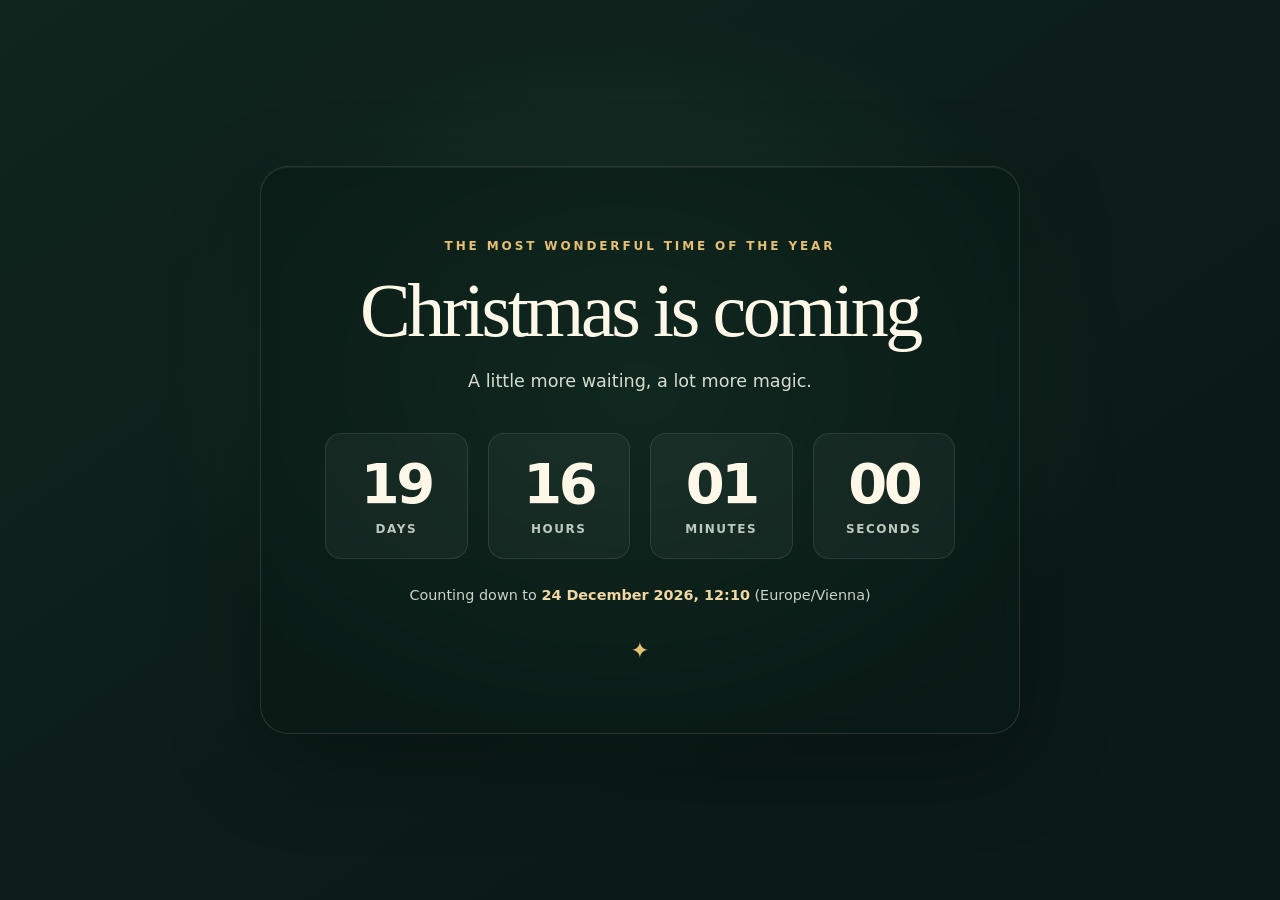
<file: public/index.html>
<!doctype html>
<html lang="en">
  <head>
    <meta charset="utf-8">
    <meta name="viewport" content="width=device-width, initial-scale=1">
    <meta name="theme-color" content="#10251e">
    <meta name="description" content="The Christmas countdown is on. See how long until Christmas Eve, 2026.">
    <title>Christmas Countdown 2026</title>
    <style>
      :root {
        color-scheme: dark;
        font-family: Inter, ui-sans-serif, system-ui, -apple-system, BlinkMacSystemFont, "Segoe UI", sans-serif;
        background: #10251e;
        color: #fff8e9;
        font-synthesis: none;
        text-rendering: optimizeLegibility;
        -webkit-font-smoothing: antialiased;
        -moz-osx-font-smoothing: grayscale;
      }

      * {
        box-sizing: border-box;
      }

      [hidden] {
        display: none !important;
      }

      body {
        min-width: 320px;
        min-height: 100vh;
        margin: 0;
        display: grid;
        place-items: center;
        overflow: hidden;
        background:
          radial-gradient(ellipse at 50% 44%, rgb(37 83 62 / 55%) 0, transparent 53%),
          linear-gradient(145deg, #10251e, #0b1a17 72%);
      }

      body::before,
      body::after {
        position: fixed;
        inset: 0;
        z-index: -1;
        content: "";
        pointer-events: none;
      }

      body::before {
        background-image:
          radial-gradient(2px 2px at 12% 18%, #fff8e980 50%, transparent),
          radial-gradient(2px 2px at 82% 26%, #fff8e980 50%, transparent),
          radial-gradient(1.5px 1.5px at 68% 76%, #fff8e980 50%, transparent),
          radial-gradient(2px 2px at 25% 82%, #fff8e980 50%, transparent),
          radial-gradient(1.5px 1.5px at 92% 61%, #fff8e980 50%, transparent);
      }

      main {
        width: min(100% - 32px, 760px);
        padding: clamp(32px, 8vw, 72px) clamp(20px, 7vw, 64px);
        text-align: center;
        border: 1px solid rgb(255 248 233 / 12%);
        border-radius: 28px;
        background: rgb(10 27 22 / 58%);
        box-shadow: 0 28px 90px rgb(0 0 0 / 28%), inset 0 1px rgb(255 255 255 / 5%);
        backdrop-filter: blur(10px);
      }

      .eyebrow {
        margin: 0 0 18px;
        color: #e5bf74;
        font-size: 0.75rem;
        font-weight: 700;
        letter-spacing: 0.24em;
        text-transform: uppercase;
      }

      h1 {
        margin: 0;
        font-family: Georgia, "Times New Roman", serif;
        font-size: clamp(2.5rem, 8vw, 4.75rem);
        font-weight: 400;
        letter-spacing: -0.045em;
        line-height: 1.05;
      }

      .subtitle {
        margin: 16px 0 38px;
        color: #d7ddcf;
        font-size: clamp(0.95rem, 2.8vw, 1.1rem);
        line-height: 1.6;
      }

      .countdown {
        display: grid;
        grid-template-columns: repeat(4, minmax(0, 1fr));
        gap: clamp(8px, 3vw, 20px);
      }

      .unit {
        min-width: 0;
        padding: clamp(14px, 3.5vw, 22px) 6px;
        border: 1px solid rgb(255 248 233 / 10%);
        border-radius: 16px;
        background: rgb(255 248 233 / 4%);
      }

      .value {
        display: block;
        color: #fff8e9;
        font-variant-numeric: tabular-nums;
        font-size: clamp(2rem, 7vw, 3.5rem);
        font-weight: 600;
        letter-spacing: -0.06em;
        line-height: 1;
      }

      .label {
        display: block;
        margin-top: 10px;
        color: #bdc9bc;
        font-size: clamp(0.62rem, 2vw, 0.75rem);
        font-weight: 600;
        letter-spacing: 0.13em;
        text-transform: uppercase;
      }

      .target {
        margin: 28px 0 0;
        color: #cbd4c8;
        font-size: 0.9rem;
      }

      .target strong {
        color: #f0d7a4;
        font-weight: 600;
      }

      .tree {
        margin-top: 36px;
        color: #e5bf74;
        font-size: 1.4rem;
        line-height: 1;
      }

      .finished {
        grid-column: 1 / -1;
        padding: 28px 12px;
        color: #f0d7a4;
        font-family: Georgia, "Times New Roman", serif;
        font-size: clamp(1.6rem, 5vw, 2.5rem);
      }

      @media (max-width: 420px) {
        main {
          padding-inline: 16px;
          border-radius: 22px;
        }

        .subtitle {
          margin-bottom: 28px;
        }

        .unit {
          border-radius: 12px;
        }
      }

      @media (prefers-reduced-motion: no-preference) {
        .tree {
          animation: glow 3s ease-in-out infinite alternate;
        }

        @keyframes glow {
          from { text-shadow: 0 0 8px rgb(229 191 116 / 15%); }
          to { text-shadow: 0 0 22px rgb(229 191 116 / 65%); }
        }
      }
    </style>
  </head>
  <body>
    <main>
      <p class="eyebrow">The most wonderful time of the year</p>
      <h1>Christmas is coming</h1>
      <p class="subtitle">A little more waiting, a lot more magic.</p>

      <section class="countdown" aria-label="Time remaining until Christmas">
        <div class="unit"><span class="value" id="days">--</span><span class="label">Days</span></div>
        <div class="unit"><span class="value" id="hours">--</span><span class="label">Hours</span></div>
        <div class="unit"><span class="value" id="minutes">--</span><span class="label">Minutes</span></div>
        <div class="unit"><span class="value" id="seconds">--</span><span class="label">Seconds</span></div>
      </section>

      <p class="target">Counting down to <strong>24 December 2026, 12:10</strong> <span>(Europe/Vienna)</span></p>
      <div class="tree" aria-hidden="true">✦</div>
      <p id="announcement" class="finished" aria-live="polite" hidden>Merry Christmas!</p>
    </main>

    <script>
      const target = new Date("2026-12-24T12:10:00+01:00").getTime();
      const units = {
        days: 24 * 60 * 60 * 1000,
        hours: 60 * 60 * 1000,
        minutes: 60 * 1000,
        seconds: 1000
      };

      function updateCountdown() {
        const remaining = target - Date.now();
        if (remaining <= 0) {
          document.querySelector(".countdown").hidden = true;
          document.getElementById("announcement").hidden = false;
          return;
        }

        let remainder = remaining;
        for (const [unit, duration] of Object.entries(units)) {
          const value = Math.floor(remainder / duration);
          remainder %= duration;
          document.getElementById(unit).textContent = String(value).padStart(2, "0");
        }
      }

      updateCountdown();
      window.setInterval(updateCountdown, 1000);
    </script>
  </body>
</html>
</file>
